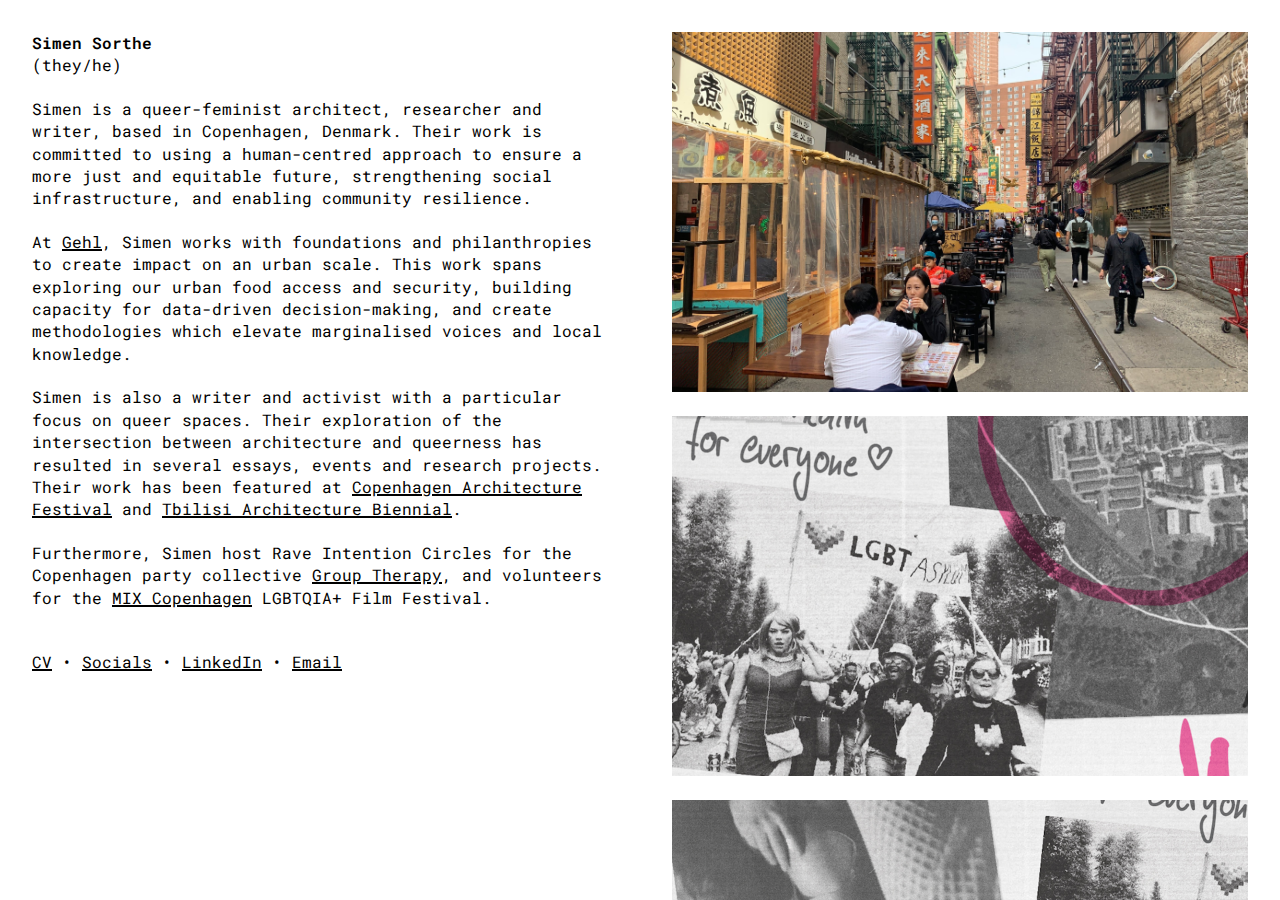
<file: index.html>
<!DOCTYPE html>
<html lang="en">

<head>
    <meta charset="UTF-8">
    <meta name="viewport" content="width=device-width, initial-scale=1.0">
    <title>Simen Sorthe</title>
    <link rel="icon" type="image/png" href="favicon.png">
    <link rel="preconnect" href="https://fonts.googleapis.com">
    <link rel="preconnect" href="https://fonts.gstatic.com" crossorigin>
    <link href="https://fonts.googleapis.com/css2?family=Roboto+Mono:ital,wght@0,100..700;1,100..700&display=swap" rel="stylesheet">
    <link rel="stylesheet" href="css/styles.css">
    <script src="scripts/jquery-3.7.1.min.js"></script>
</head>

<body>
    <div class="container" id="left">
        <div class="content" id="cont-left">
            <p><strong class="photo-popup">Simen Sorthe</strong><br />
            (they/he)</p><br />
            <p>Simen is a queer-feminist architect, researcher and writer, based in Copenhagen, Denmark. Their work is committed to using a human-centred approach to ensure a more just and equitable future, strengthening social infrastructure, and enabling community resilience.</p><br />
            <p>At <a href="https://gehlpeople.com/" class="randomColour" target="_blank">Gehl</a>, Simen works with foundations and philanthropies to create impact on an urban scale. This work spans exploring our urban food access and security, building capacity for data-driven decision-making, and create methodologies which elevate marginalised voices and local knowledge.</p><br />
            <p>Simen is also a writer and activist with a particular focus on queer spaces. Their exploration of the intersection between architecture and queerness has resulted in several essays, events and research projects. Their work has been featured at <a href="https://www.cafx.dk/" class="randomColour" target="_blank">Copenhagen Architecture Festival</a> and <a href="https://biennial.ge" class="randomColour" target="_blank">Tbilisi Architecture Biennial</a>.</p><br />
            <p>Furthermore, Simen host Rave Intention Circles for the Copenhagen party collective <a href="https://www.instagram.com/grouptherapy.cph/?hl=en" class="randomColour" target="_blank">Group Therapy</a>, and volunteers for the <a href="https://mixcopenhagen.dk" class="randomColour" target="_blank">MIX Copenhagen</a> LGBTQIA+ Film Festival.</p><br /><br />
            <p><a href="/cv" class="randomColour">CV</a> &#x2022 <a href="/findme" class="randomColour">Socials</a> &#x2022 <a href="https://www.linkedin.com/in/simensorthe/" class="randomColour" target="_blank">LinkedIn</a> &#x2022 <a class="email-popup randomColour">Email</a></p>
        </div>
    </div>
    <div class="container" id="right">
        <div class="content">
            <div class="project" id="foodscapes">
                <img src="img/foodscapes.jpg" id="foodscapes">
                <div class="title" id="foodscapes"><p><a href="https://www.thrivingfoodscapes.com" target="_blank">Thriving Foodscapes</a><br />
                Methodology, Tool Development, Website</p></div>
            </div>
            <div class="project" id="cafx1">
                <img src="img/cafx1.jpg" id="cafx1">
                <div class="title" id="cafx-essay"><p><a href="https://www.cafx.dk/post/the-refuge-as-a-queer-space" target="_blank"><i>The Refuge as a Queer Space</i> (2023)</a><br />
                Essay for Copenhagen Architecture Festival</p></div>
            </div>
            <div class="project" id="cafx2">
                <img src="img/cafx2.jpg" id="cafx2">
                <div class="title" id="cafx-essay"><p><a href="https://www.cafx.dk/post/the-clinic-as-a-queer-space" target="_blank"><i>The Clinic as a Queer Space</i> (2023)</a><br />
                Essay for Copenhagen Architecture Festival</p></div>
            </div>
            <div class="project" id="cafx3">
                <img src="img/cafx3.jpg" id="cafx3">
                <div class="title" id="cafx-essay"><p><a href="https://www.cafx.dk/post/the-party-as-a-queer-space" target="_blank"><i>The Party as a Queer Space</i> (2023)</a><br />
                Essay for Copenhagen Architecture Festival</p></div>
            </div>
        </div>
    </div>
    <script src="scripts/scripts.js"></script>
</body>

</html>
</file>
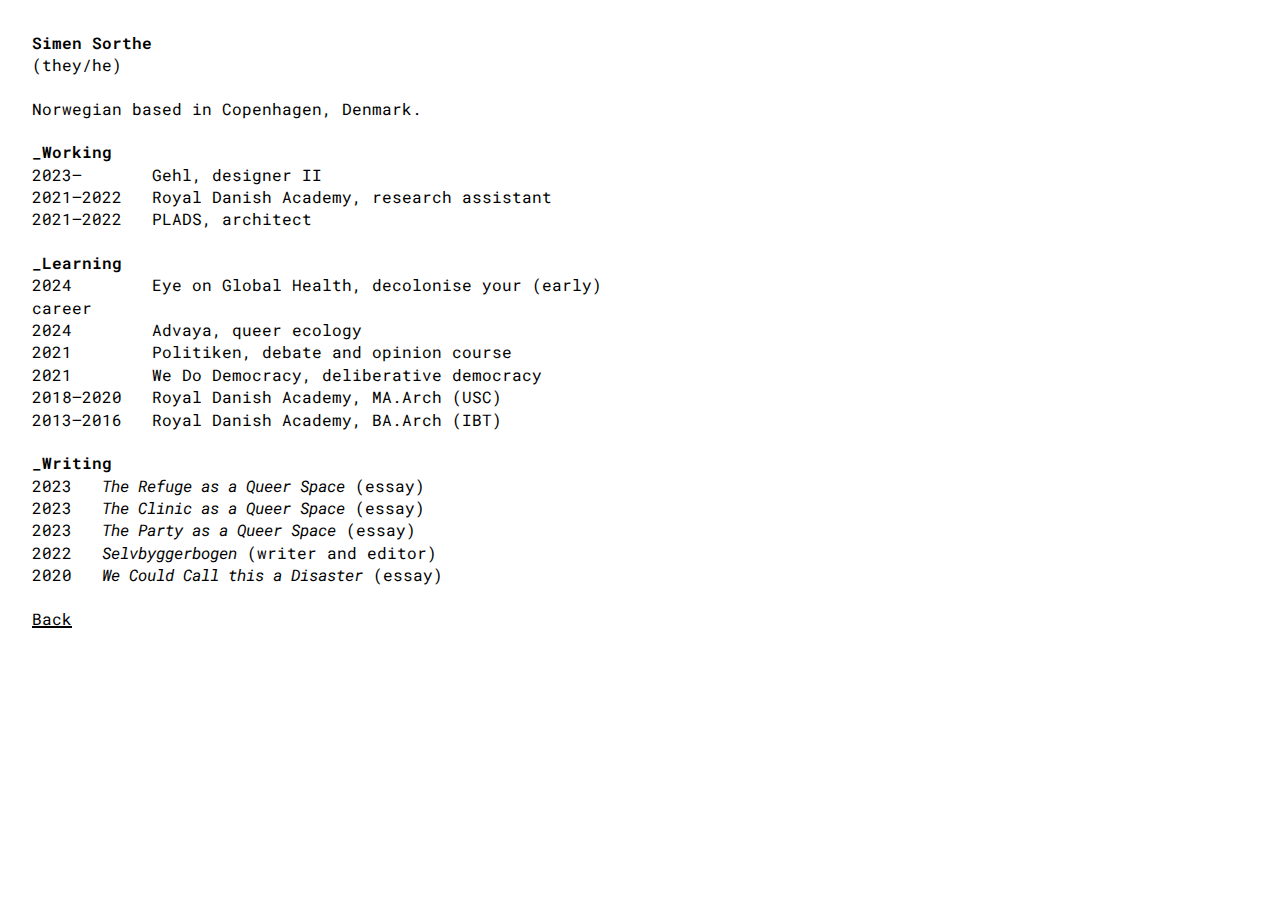
<file: cv.html>
<!DOCTYPE html>
<html lang="en">

<head>
    <meta charset="UTF-8">
    <meta name="viewport" content="width=device-width, initial-scale=1.0">
    <title>Simen Sorthe</title>
    <link rel="icon" type="image/png" href="favicon.png">
    <link rel="preconnect" href="https://fonts.googleapis.com">
    <link rel="preconnect" href="https://fonts.gstatic.com" crossorigin>
    <link href="https://fonts.googleapis.com/css2?family=Roboto+Mono:ital,wght@0,100..700;1,100..700&display=swap" rel="stylesheet">
    <link rel="stylesheet" href="css/styles.css">
    <script src="scripts/jquery-3.7.1.min.js"></script>
</head>

<body>
    <div class="container" id="left">
        <div class="content">
            <p><strong>Simen Sorthe</strong><br />
            (they/he)</p><br />
            <p>Norwegian based in Copenhagen, Denmark.</p><br />
            <p><strong>_Working</strong></p>
            <p>2023&mdash;<span style="color:white;">0000</span> &nbsp; Gehl, designer II<br />
            2021&mdash;2022 &nbsp; Royal Danish Academy, research assistant<br />
            2021&mdash;2022 &nbsp; PLADS, architect</p><br />

            <p><strong>_Learning</strong></p>
            <p>2024<span style="color:white;">&mdash;0000</span> &nbsp; Eye on Global Health, decolonise your (early) career<br />
            2024<span style="color:white;">&mdash;0000</span> &nbsp; Advaya, queer ecology<br />
            2021<span style="color:white;">&mdash;0000</span> &nbsp; Politiken, debate and opinion course<br />
            2021<span style="color:white;">&mdash;0000</span> &nbsp; We Do Democracy, deliberative democracy<br />
            2018&mdash;2020 &nbsp; Royal Danish Academy, MA.Arch (USC)<br />
            2013&mdash;2016 &nbsp; Royal Danish Academy, BA.Arch (IBT)</p><br />

            <p><strong>_Writing</strong></p>
            <p>2023 &nbsp; <i>The Refuge as a Queer Space</i> (essay)<br />
            2023 &nbsp; <i>The Clinic as a Queer Space</i> (essay)<br />
            2023 &nbsp; <i>The Party as a Queer Space</i> (essay)<br />
            2022 &nbsp; <i>Selvbyggerbogen</i> (writer and editor)<br />
            2020 &nbsp; <i>We Could Call this a Disaster</i> (essay)</p><br />

            <p><a href="/" class="randomColour">Back</a></p>
        </div>
    </div>
    <div class="container" id="right">
        <div class="content">
            &nbsp;
        </div>
    </div>
    <script src="scripts/scripts.js"></script>
</body>

</html>
</file>
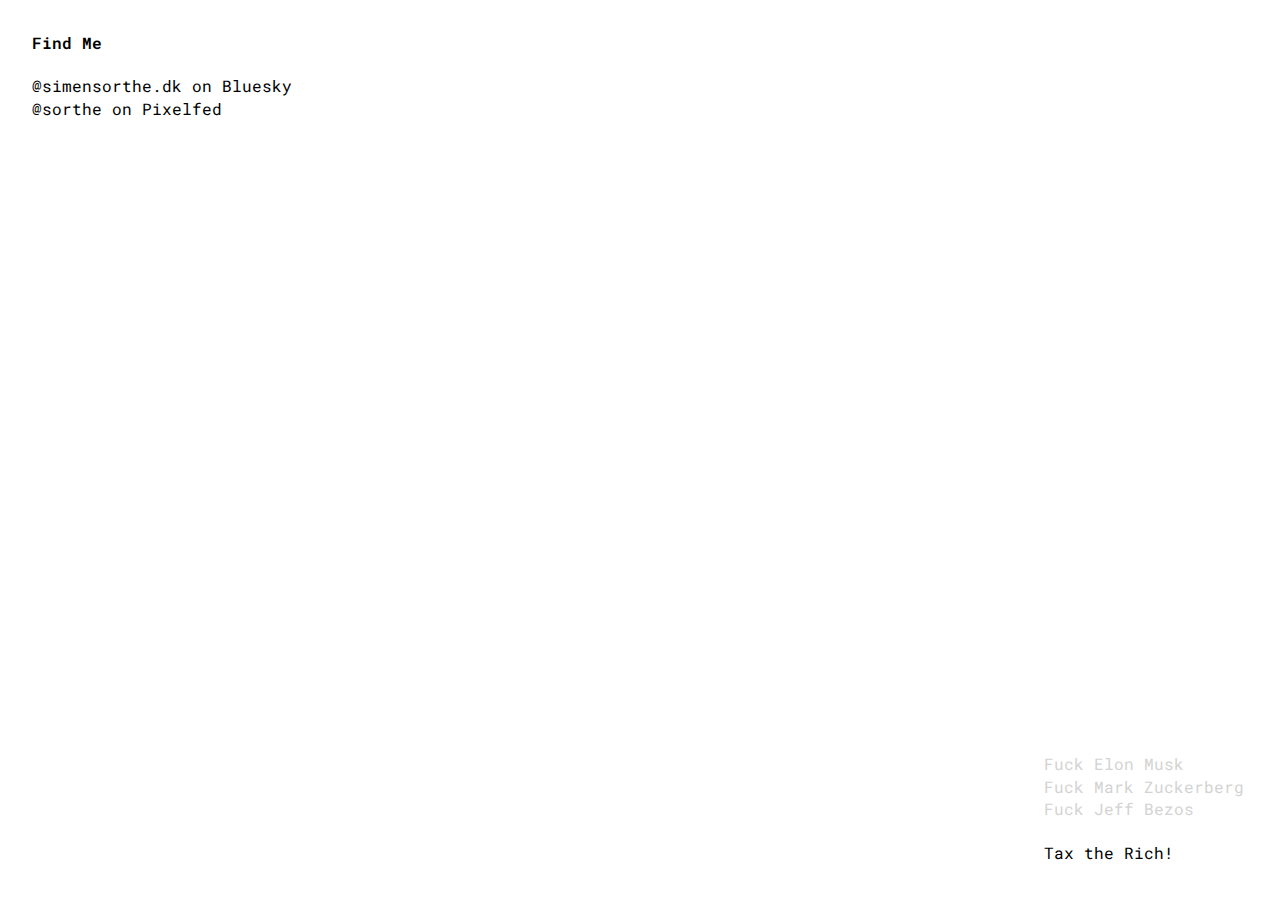
<file: findme.html>
<!DOCTYPE html>
<html lang="en">

<head>
    <meta charset="UTF-8">
    <meta name="viewport" content="width=device-width, initial-scale=1.0">
    <title>Simen Sorthe</title>
    <link rel="icon" type="image/png" href="favicon.png">
    <link rel="preconnect" href="https://fonts.googleapis.com">
    <link rel="preconnect" href="https://fonts.gstatic.com" crossorigin>
    <link href="https://fonts.googleapis.com/css2?family=Roboto+Mono:ital,wght@0,100..700;1,100..700&display=swap" rel="stylesheet">
    <link rel="stylesheet" href="css/styles.css">
    <script src="scripts/jquery-3.7.1.min.js"></script>
</head>

<body>
    <div class="container" id="left">
        <div class="content" id="cont-left">
            <p><strong class="photo-popup">Find Me</strong></p><br />
            <p>@simensorthe.dk on Bluesky </p>
            <p>@sorthe on Pixelfed </p><br />
        </div>
    </div>
    <div class="container" id="right">
        <div class="content">
            <div class="project" id="fuckthemall">
                <span style="color:lightgray"><p>Fuck Elon Musk</p>
                <p>Fuck Mark Zuckerberg</p>
                <p>Fuck Jeff Bezos</p></span><br />
                <p>Tax the Rich!</p>
            </div>
        </div>
    </div>
    <script src="scripts/scripts.js"></script>
</body>

</html>
</file>
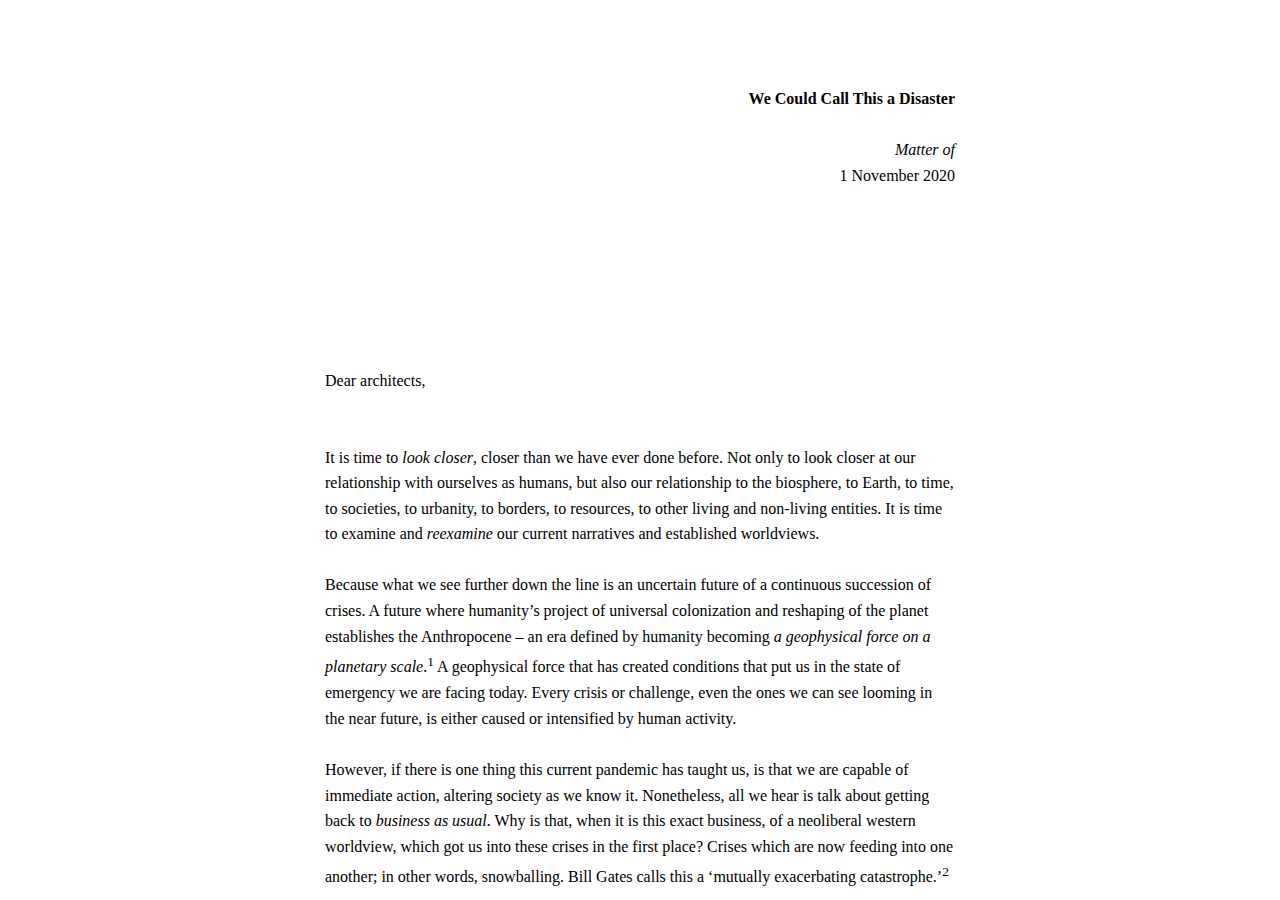
<file: wcctad.html>
<!DOCTYPE html>
<html lang="en">

<head>
    <meta charset="UTF-8">
    <meta name="viewport" content="width=device-width, initial-scale=1.0">
    <title>Simen Sorthe</title>
    <link rel="icon" type="image/png" href="favicon.png">
    <link rel="preconnect" href="https://fonts.googleapis.com">
    <link rel="preconnect" href="https://fonts.gstatic.com" crossorigin>
    <link href="https://fonts.googleapis.com/css2?family=Roboto+Mono:ital,wght@0,100..700;1,100..700&display=swap" rel="stylesheet">
    <link rel="stylesheet" href="css/styles.css">
    <script src="scripts/jquery-3.7.1.min.js"></script>
</head>

<body>
    <div class="container" id="tab2020">
    <div class="content"><br><br>
        <div style="text-align: right"><b>We Could Call This a Disaster</b><br><br>
            <i>Matter of</i><br>
            1 November 2020</div>
        <br><br><br><br><br><br><br>
        Dear architects,<br>
        <br><br>
        It is time to <i>look closer</i>, closer than we have ever done before. Not only to look closer at our relationship with ourselves as humans, but also our relationship to the biosphere, to Earth, to time, to societies, to urbanity, to borders, to resources, to other living and non-living entities. It is time to examine and <i>reexamine</i> our current narratives and established worldviews. <br><br>
        Because what we see further down the line is an uncertain future of a continuous succession of crises. A future where humanity’s project of universal colonization and reshaping of the planet establishes the Anthropocene – an era defined by humanity becoming <i>a geophysical force on a planetary scale</i>.<sup>1</sup> A geophysical force that has created conditions that put us in the state of emergency we are facing today. Every crisis or challenge, even the ones we can see looming in the near future, is either caused or intensified by human activity.&nbsp; <br><br>
        However, if there is one thing this current pandemic has taught us, is that we are capable of immediate action, altering society as we know it. Nonetheless, all we hear is talk about getting back to <i>business as usual</i>. Why is that, when it is this exact business, of a neoliberal western worldview, which got us into these crises in the first place? Crises which are now feeding into one another; in other words, snowballing. Bill Gates calls this a ‘mutually exacerbating catastrophe.’<sup>2</sup>&nbsp;<br><br>
        <i>We Could Call This a Disaster.</i><br><br>
        Unfortunately, you are a part of these narratives, fellow architects. Regardless if you are aware of it or not, whether you agree with it or not, you have taken part in humankind becoming this geophysical force, because here you are, being just that. Each of you has all played a part in these worldviews leading to current conditions, allowing for this disaster. And as young architects writing this, as human beings, so have we. Yet we will be the ones left to deal with the fallout.<br><br>
        We are the class of 2020, part of a generation shaped by multiple crises – we even graduated during one. And although we made it, it is not the first crisis to have shaped our lives. We are the generation that grew up in the shadow of 9/11 and the War on Terror, coming of age during the Global Financial Crisis. Now, as newly graduated architects, we find ourselves overwhelmed when looking into a future of multiple and interconnected crises – crises of collapsing ecological systems, of societal division, of geographic boundaries, of political leadership, and of neoliberal economic structures. And in the wake of these crises, when immediate action is needed, it is nowhere to be found.<br><br>
        We cannot be the only ones feeling this sense of urgency when it is clear that action is needed. This is why we decided to write you a letter – we can simply no longer afford your inaction. As the Doomsday Clock is set to 100 seconds to midnight, we are entering the decisive decade. So, what is your plan of action, fellow architects?<br>
        <br>
        May we come with some suggestions? Let us reexamine our damaging Western and post-industrial narratives, and by doing so, move towards a <i>common</i> narrative – one which can produce a radically different future, with a reimagining of our discipline, our practice, and our profession. In this letter we will unfold three concepts that deal with this notion of the common – taking an offset in the word’s Latin origin, <i>communis</i>, which not only refers to something we have in common and that is ‘public’ or ‘shared by many’, but also derives from the Latin <i>munia</i>; ‘a duty’. Our hope is that these concepts will help us redefine our role from mere makers of space, to <i>custodians</i> <i>of space</i> – to take responsibility and care of all spaces, for all. Give it a read, and get back to us with your thoughts.<br><br>
        Because we believe something has to change, and we cannot wait any longer. Consider this our <i>call for action</i>.<br>
        <br>
        <br><br>
        <hr width="200px"><br>
        <br><br>
        <b><u>Everything We Have in Common</u></b><br>
        <br>
        As human beings, we have a tendency to categorise things: us versus them, male versus female, and human versus non-human (as in any organic or inorganic entity). It has been used to make sense of a complex world. But it has also created a detached reality – or, maybe more accurately, humans have become detached from the realities we created, yet reliant on the narratives upholding them. Narratives of inequalities, disparities, and xenophobia, and to a certain point we forgot what it means <i>to have in common</i>.<br>
        <br>
        We have become so occupied with reality, as in what is commonly associated with the human-constructed world, a reality merely defined but what hu(man)s are not: a woman, LGBTQ+, indigenous, animal, plant, mineral. This has unmistakably led to a lack of care and solidarity towards the<i> others</i>, which becomes excluded from the rights and entitlements of humanity. This narrative has defined our worldview, turning it into the dominant one.<sup>3</sup> By not thinking of others we tend to disregard what it means <i>to have in common</i>. And what solidarity requires, is to have something in common.<sup>4</sup><br>
        <br>
        <i>Everything We Have in Common</i> is the mindset of unconditional solidarity. It places us alongside our fellow humans, as well as any non-human entities. It is a mindset that takes a holistic approach to what it means to have in common, but not limited to only what creates meaning and value for humankind. A mindset that brings ethics and solidarity to the center of the stage.<br>
        
        Architecture has always been preoccupied with aesthetic ideals as the sole perimeter of judgement, relegating the discourses on ethics and solidarity to something of lesser importance and left up to the individual practitioner to define.<sup>5</sup> Without a defined common ethos, we have denied architecture of its political responsibility and implications in a larger societal context. What if this narrative was shifted and instead replaced with unconditional solidarity, going far beyond representation, aesthetics, and form?<br>
        <br>
        Let us reimagine what to have in common means, let us expand on its ontology, allowing it to become a mindset of unconditional solidarity and awareness. Within architecture, it would require us to be aware of the political responsibility the profession carries, and reimagine an ethics that devises solidarity, care, justice, democratic debate, as well as embracing non-human agents, through a transnational and inclusive manner.<sup>6</sup> By showing solidarity in our discipline, we will need to acknowledge the impacts of our actions, and that there are more things we have in common than set us apart. It would require us to become custodians of space – custodians that reimagine the reality we created, not only for humans but non-humans as well, expanding on our inclusion. In full, a mindset of <i>Every Thing We Have In Common</i> would go further than an aesthetic fulfillment, taking upon the role of a spatial custodian, showing unconditional solidarity. <br>
        <br>
        <br><br>
        <b><u>The Global Common</u></b><br>
        <br>
        Now, when the dust of continuous colonization and reshaping of the planet have settled, we humans find ourselves on a specific planet, with a specific biosphere.<sup>7</sup> A biosphere of different commons we long forgot the Earth is made up of, that we all depend on, humans and non-humans alike. Commons that have been exploited and taken over by the geophysical force of humankind and created a domesticated planet. We have already altered so much without any consideration for so many living and non-living entities, and by doing so, pushed Earth into a new epoch, and to what seems to be a point of no return. <br>
        <br>
        Some might argue that the Anthropocene somehow has given us <i>carte blanche</i> to carry on with our transformation of Earth. “Let’s bring on the geoengineering and technical solutions in full scale, but from now on let’s do it consciously.” But making something conscious does not mean it becomes nice.<sup>8</sup> It is time to recognize our impact on a planetary scale and to reimagine what it means to live on this specific planet. Because we, as in humankind, have for too long acted like we are the only ones that matter, but now it is time for the narrative to shift towards a matter of coexisting.<br>
        <br>
        <i>The Global Common</i> is the framework for coexistence. It recognises the Earth as fragile and finite and reimagines what it means to be a force on a planetary scale, and the responsibilities that follow. A framework that considers larger ecological systems, acknowledges humans as a part of them, and takes non-humans into its matter of concern. A framework where we recognize the importance of Earth beyond borders, ownership, and monetary and human value, by considering a global common through the concept of coexisting.<br>
        <br>
        Architecture is profoundly intertwined with the idea that humankind is above nature, as well as the violence of modernity.<sup>9</sup> Architects have taken part in the exploitation of the common, the commodification of the biosphere, and the degradation of non-humans, through the construction and fabrication to expand <i>our</i> habitat and control. However, we are now, more than ever, aware of the damaging nature of this narrative and practice – yet we trivialize the impact of our involvement within these issues, waiting for them to be able to be solved by simple, technological solutions. We need to stop perceiving this as a crisis for humanity when it is in fact a crisis felt on a planetary scale.<br>
        <br>
        We should start to consider the planet as one global common, on which we all depend on to exist, and therefore acknowledge the importance of <i>coexistence</i>. It would require us to reexamine our work and start to think holistically, beyond the short-term thinking of our projects. Instead of isolating our projects to one specific site, scale and timeframe, reimagine them within the global common, by considering the resources we extract, the emission we emit, the biospheres we interact with, and the living and non-living entities affected. This would mean to start working within a framework of coexistence, where humans are a part of the biosphere together with non-humans, of thinking long-term beyond individual projects, and consider the projects’ impact on a planetary scale, not only within the site boundaries. As architects, we are trained to imagine something better than what was before, and by considering ourselves as part of <i>The Global Common</i>, we could start working towards coexistence on a planetary scale.<br>
        <br>
        <br><br>
        <b><u>The Act of Commoning</u></b><br>
        <br>
        Agents of capital and political systems are so intertwined with the human worldview, that their interests of economic extraction and power have become the narrative to define it. Now, we have grown so accustomed to their exploitative practices and violent nature, that we do not even question them. These conditions are fueled by greed and short-term thinking, dividing the world into hierarchies of value and power – even turning space into a pawn to be exploited and governed.<sup>10</sup> This has long wrought havoc around the world, leaving no place and no one untouched.
        <br>
        <br>
        Now we find ourselves in complex and interconnected economic, political, geographical, and societal systems, which are impossible to question because we cannot fully understand them.<sup>11</sup> Systems that some would argue are rigged to begin with, because only a few are benefiting from them, and have now created a future where we are in the hands of these few. Perhaps it is timely, if not urgent, to untangle this relationship, so the future can be in the hands of the ones depending on it, humans and non-humans alike – creating agencies that are more just and equitable.<br>
        <br>
        <i>The Act of Commoning</i> is to provide for new agencies. Agencies that reimagines the distribution of power and how it is exercised, with the aim to include those who are today excluded. It reconsiders how our current economic system is distributing wealth and opportunity. It challenges and questions current acts of governing and legal systems, and those who perform them.<br>
        <br>
        For too long, we architects have been uncomfortable to even acknowledge the influence of power and profit agendas on our work.<sup>12</sup> As we are reliant on economic and political capital for our professional output to leave the drawing boards, we have simply been far too happy to play along with this relationship, getting further entangled in agendas beyond what is best for the common good. This leaves our profession serving the few with capital and power, rather than the many without it – abandoning our role as spatial custodians.<br>
        <br>
        To counter this, architects should start to challenge the ones providing the capital for our projects, especially when their economic interests and agendas become exploitative. The only way to provide agency is to be critical of the ones in power and their governing of space, to become a custodian of space. As custodians performing <i>Acts of Commoning</i>, you are also actively seeking to design beyond greed and short-term thinking: you’re working for the common good. It would require questioning legislation and ownership, but also promote alternatives, by providing agencies to the ones lacking them. For such possibilities to appear, aim to create a platform so more voices can be heard, included, and empowered. Acknowledge that you are not omniscient, although by performing an <i>Act of Commoning</i> you can learn, grow, and develop in a new role as spatial custodian.<br>
        <br>
        <br><br>
        <hr width="200px">
        <br>
        <br><br>
        We could call this a disaster, but it doesn't have to be.<br>
        <br>
        Every crisis allows for new possibilities, with new ways of moving forward. We might have missed the opportunity in the past to rethink and reimagine for an alternative common narrative, but now, when we're entering the decisive decade, where even more is at stake, a demand of actively reimaging a non-anthropocentric future is way overdue. The same goes for architectures: they are defined by the periods which gave rise to them.<sup>13</sup> When the generations to come, look back on this present-day period, will they see a time defined by our damaging <i>business as usual</i> behaviour and mindset, or that the urgency of escalating societal, ecological, economical, and political crises led us to action? With these final words, we are allowing ourselves to ask <i>you</i>: <br>
        <br>
        Dear architects, what comes after this disaster?<br>
        <br><br><br>
        Yours sincerely,<br>
        <i>Lovisa Volmarsson and Simen Sorthe<br>– on behalf of Matter of<br></i>
        <br>
        <br>
        <br><br>
        <br><br>
        <br>
        <br>
        <br>
        <div style="font-size: 0.8rem; line-height: 1.3em; color: black;">Illustrations by <a href="https://cargocollective.com/serinakitazono" target="_blank">Serina Kitazono</a>.<br><br>
        The project is realized in the frames of the <a href="http://biennial.ge" target="_blank">Tbilisi Architecture Biennial 2020</a> with the support of the <a href="https://ec.europa.eu/programmes/creative-europe/node_en" target="_blank">Creative Europe programme</a> of the European Union.
        
        
        <br>
        <br>
        <br>
        Works cited:
        <sup></sup>
        <br>
        <sup>1</sup> Morton, T (2016) <i>Dark Ecology</i>, page 21<br>
            <sup>2</sup> Bill &amp; Melinda Gates Foundation (2020) <i>2020 Goalkeepers Report</i><br>
        <sup>3</sup> Braidotti, R (2020) ‘Coexisting’ in <i>Connectedness</i>, page 119<br>
            <sup>4</sup> Morton, T (2017) <i>Humankind</i>, pages 12-13<br>
        <sup>5</sup> Fisher, T (2018) <i>The Architecture of Ethics</i><br>
        <sup>6</sup> Braidotti, R (2020) ‘Coexisting’ in <i>Connectedness</i>, page 120<br>
        <sup>7</sup>&nbsp;Morton, T (2016) <i>Dark Ecology</i>, page 10<br>
        <sup>8</sup>&nbsp;Morton, T (2016) <i>Dark Ecology</i>, page 21<br>
        <sup>9</sup>&nbsp;Krasny, E (2020) ‘Architecture’ in <i>Connectedness</i>, page 54<br>
        <sup>10</sup>&nbsp;Stavrides, S (2016) <i>Common Space</i><br>
        <sup>11</sup>&nbsp;Krogh, M (2020) ‘Con-nect-ed-ness: An Introduction’ in <i>Connectedness</i>, page 14<br>
        <sup>12</sup>&nbsp;Schneider, T (2020) ‘Agency’ in <i>Connectedness</i>, page 37<br>
        <sup>13</sup>&nbsp;Krasny, E (2020) ‘Architecture’ in <i>Connectedness</i>, page 53
        <br><br>
        
        
        <div class="tab2020"><div style="text-align: center"><span style="color: #0b0b0b;">© Matter of 2021</span></div></div></div>
        
        <br><br>
    </div>
    </div>
    <script src="scripts/scripts.js"></script>
</body>

</html>
</file>
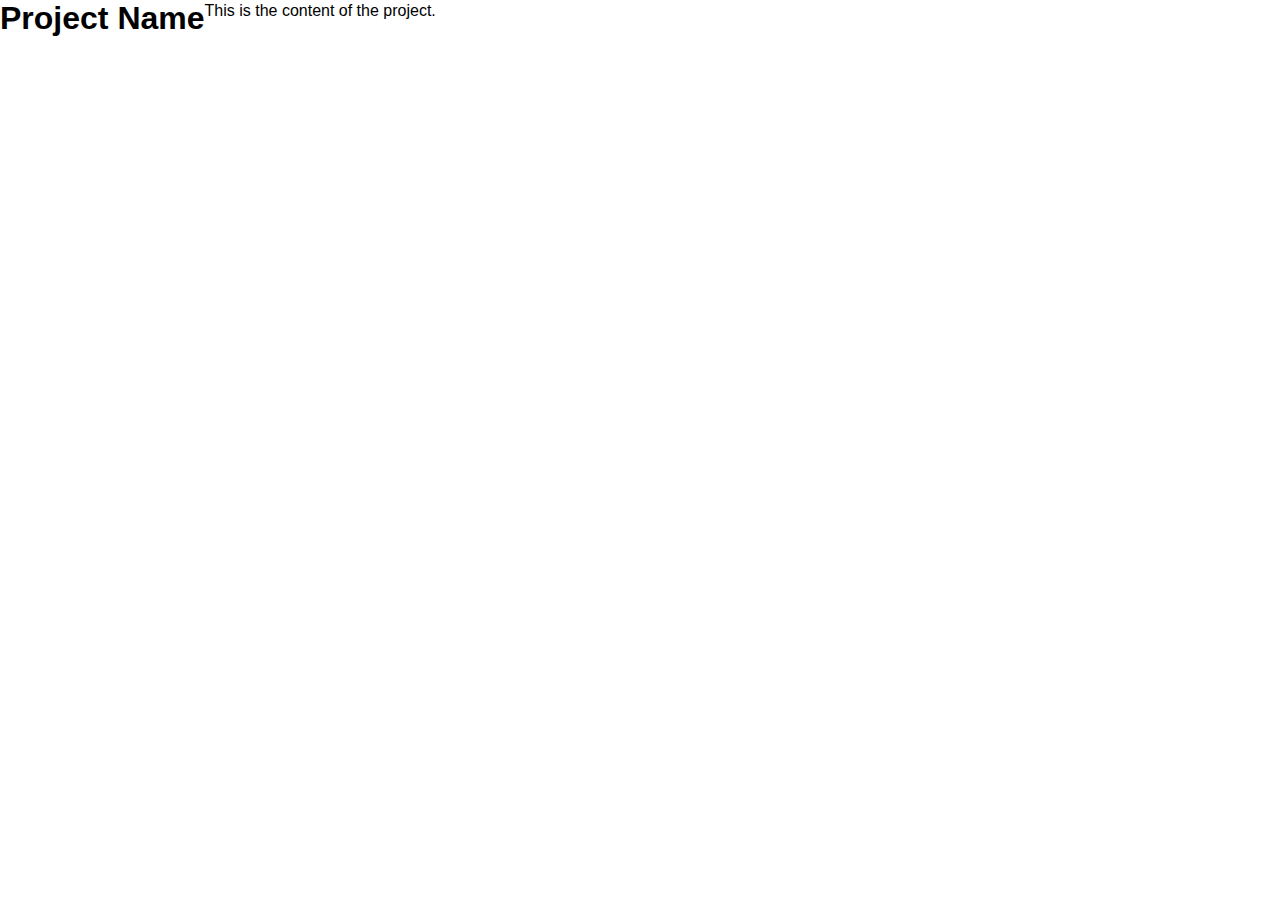
<file: projects/0_coming soon.html>
<!DOCTYPE html>
<html lang="en">
<head>
    <meta charset="UTF-8">
    <link rel="stylesheet" href="/css/styles.css">
</head>
<body>
    <!-- Your project content goes here -->
    <header>
        <h1>Project Name</h1>
    </header>
    <main>
        <p>This is the content of the project.</p>
    </main>
</body>
</html>
</file>
<file: css/styles.css>
* {
    margin: 0;
    padding: 0;
    border: 0;
} 
 
body {
    font-family: 'Roboto Mono', sans-serif;
    font-weight: 400;
    font-size: 16px;
    margin: 0;
    padding: 0;
    display: flex;
    height: 100vh;
    overflow: hidden;
    background-color: #ffffff;
}

.container {
    width: 50%;
    height: 100%;
    overflow-y: auto;
    float: left;
    -ms-overflow-style: none;  /* IE and Edge */
    scrollbar-width: none;  /* Firefox */
}

.container::-webkit-scrollbar {
    display: none;
}

.content {
    margin: 5% !important; 
}

#cont-left {
    margin-right: 30%;
}

p {
    font-size: 1rem;
    line-height: 1.4em;
}

strong {
    font-weight: 600 !important;
}

/* LINKS */

#left a {
    background-color: transparent;
    color: #000;
    text-decoration: underline;
    text-decoration-thickness: 2px;
    padding-left: 0.2rem;
    padding-right: 0.2rem;
    margin-left: -0.2rem;
    margin-right: -0.2rem;
    transition: background-color .2s ease-in-out, text-decoration .2s ease-in-out;
}

#left a:hover {
    color: #000;
    text-decoration: none;
}

.email-popup {
    position: relative;
}

.email-popup:hover::after {
    content: "their full name at gmail dot com";
    position: absolute;
    top: -2.25rem;
    left: 50%; 
    transform: translateX(-50%);
    background-color: white;
    color: black;
    padding: 0.25rem 0.5rem;
    border: 1px solid black;
    border-radius: 5px;
    font-size: 1rem;
    white-space: nowrap;
    z-index: 1;
}

.photo-popup {
    position: relative;
}

.photo-popup:hover::after {
    content: url("../img/cv.jpg");
    position: absolute;
    top: 1.5rem;
    left: 20%; 
    background-color: white;
    color: black;
    padding: 8px;
    border: 1px solid black;
    border-radius: 5px;
    font-size: 1rem;
    white-space: nowrap;
    z-index: 1;
    width: 150px;
    height: 150px;
}

#right a {
    background-color: #000;
    color: #fff;
    text-decoration: none;
    padding-left: 0.2rem;
    padding-right: 0.2rem;
    margin-left: -0.2rem;
    margin-right: -0.2rem;
    transition: background-color .2s ease;
}

#cafx-essay a:hover {
    background-color: rgb(218, 65, 142);
    transition: background-color .2s ease;
}

#foodscapes a:hover {
    background-color: rgb(11, 117, 73);
    transition: background-color .2s ease;
}

/* PROJECTS */

.project {
    position: relative;
}

.project img {
    width: 100%;
    height: 40vh;
    padding-bottom: 20px;
    object-fit: cover;
}

.project img#foodscapes {
    width: 100%;
    height: 40vh;
    padding-bottom: 20px;
    object-fit: cover;
    object-position: center 90%;
}

.project .title {
    position: absolute;
    top: 0;
    bottom: 0;
    left: 0;
    right: 0;
    background: rgba(255, 255, 255, 0.6);
    color: #000;
    visibility: hidden;
    opacity: 0;
    transition: opacity .3s, visibility .3s;
}

.project:hover .title {
    visibility: visible;
    opacity: 1;
}

.title p {
    position: relative;
    margin-top: 20px;
    padding-left: 20px;
    vertical-align: middle;
}

#fuckthemall {
    width: fit-content;
    right: 36px;
    bottom: 36px;
    position: absolute;
}


/* ___ WCCTAD ___ */

#tab2020 {
    width: 700px;
    margin: 0 auto;
    font-family: "Times", sans-serif;
    font-weight: 400;
    line-height: 1.6rem;
}

#tab2020 hr {
    border: 1px solid black;
    border-style: inset;
    margin: 0 auto;
}

#tab2020 a {
    color: black;
}
</file>
